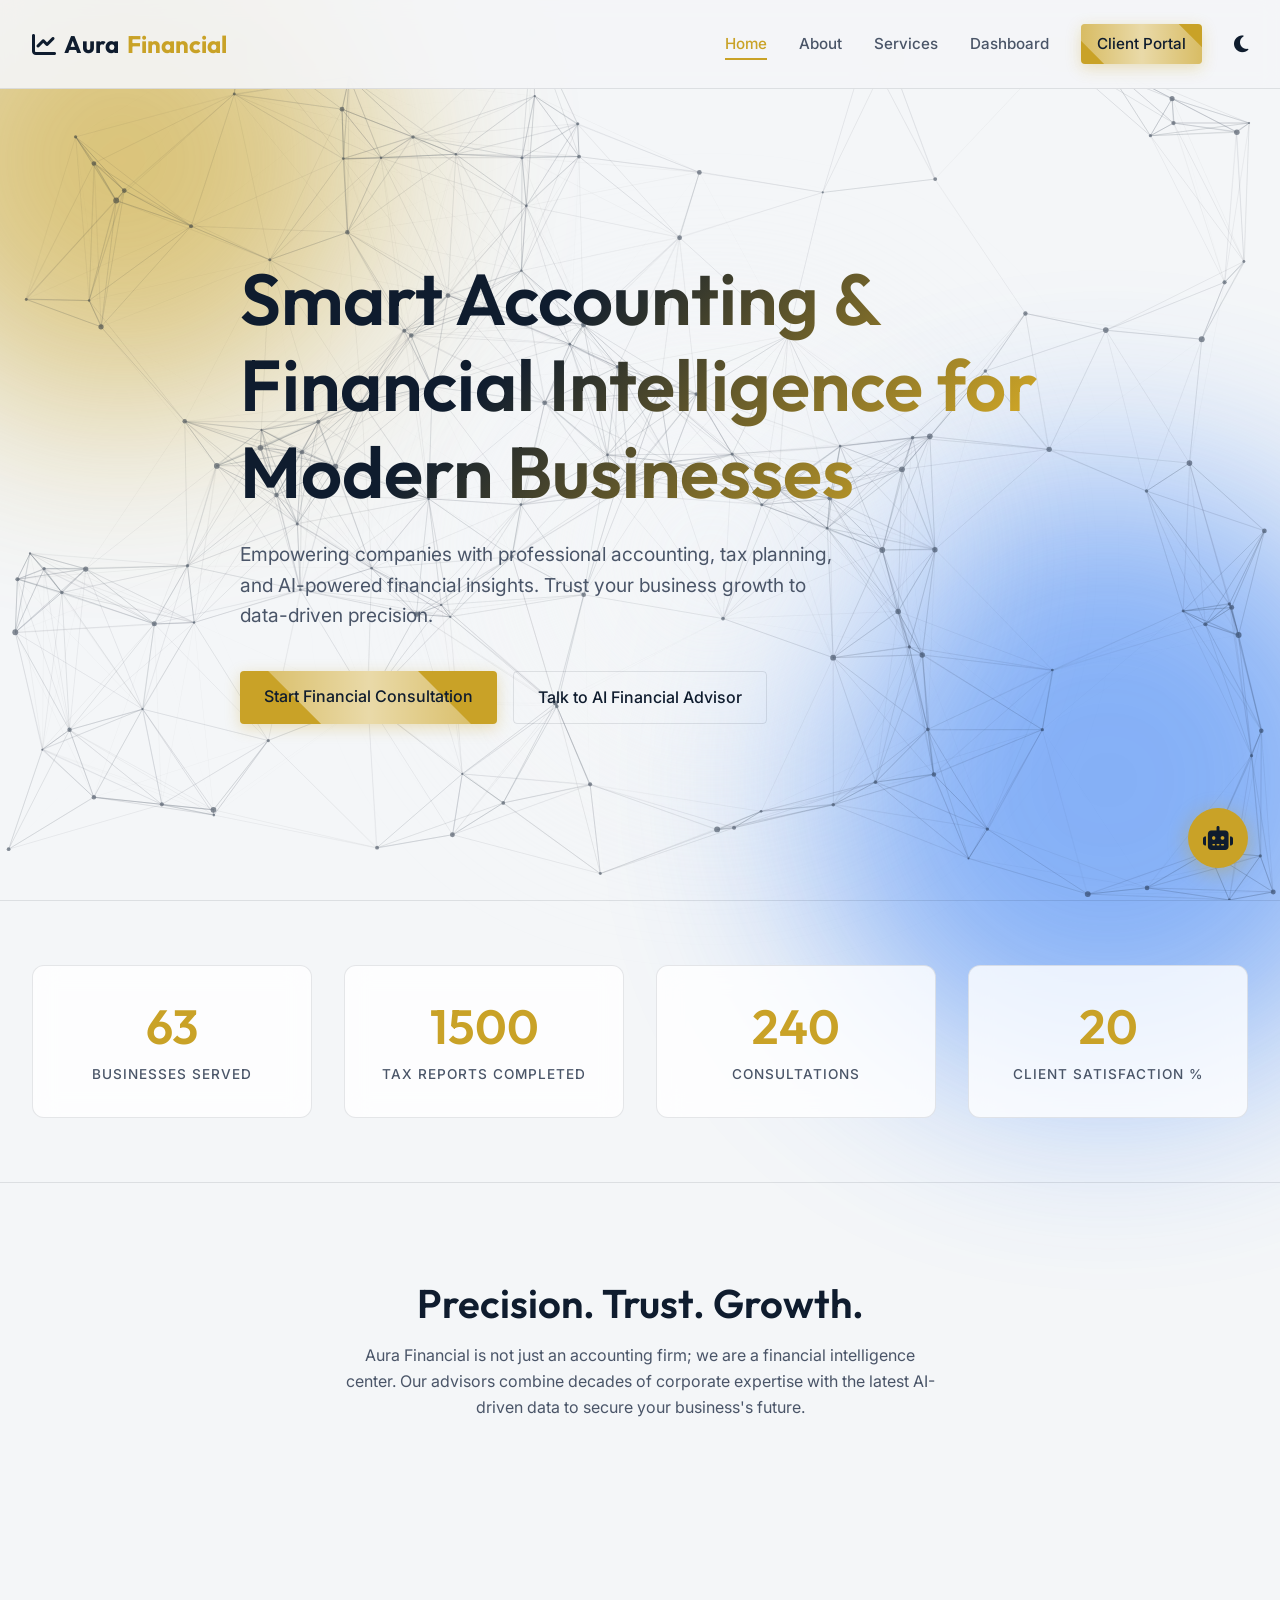
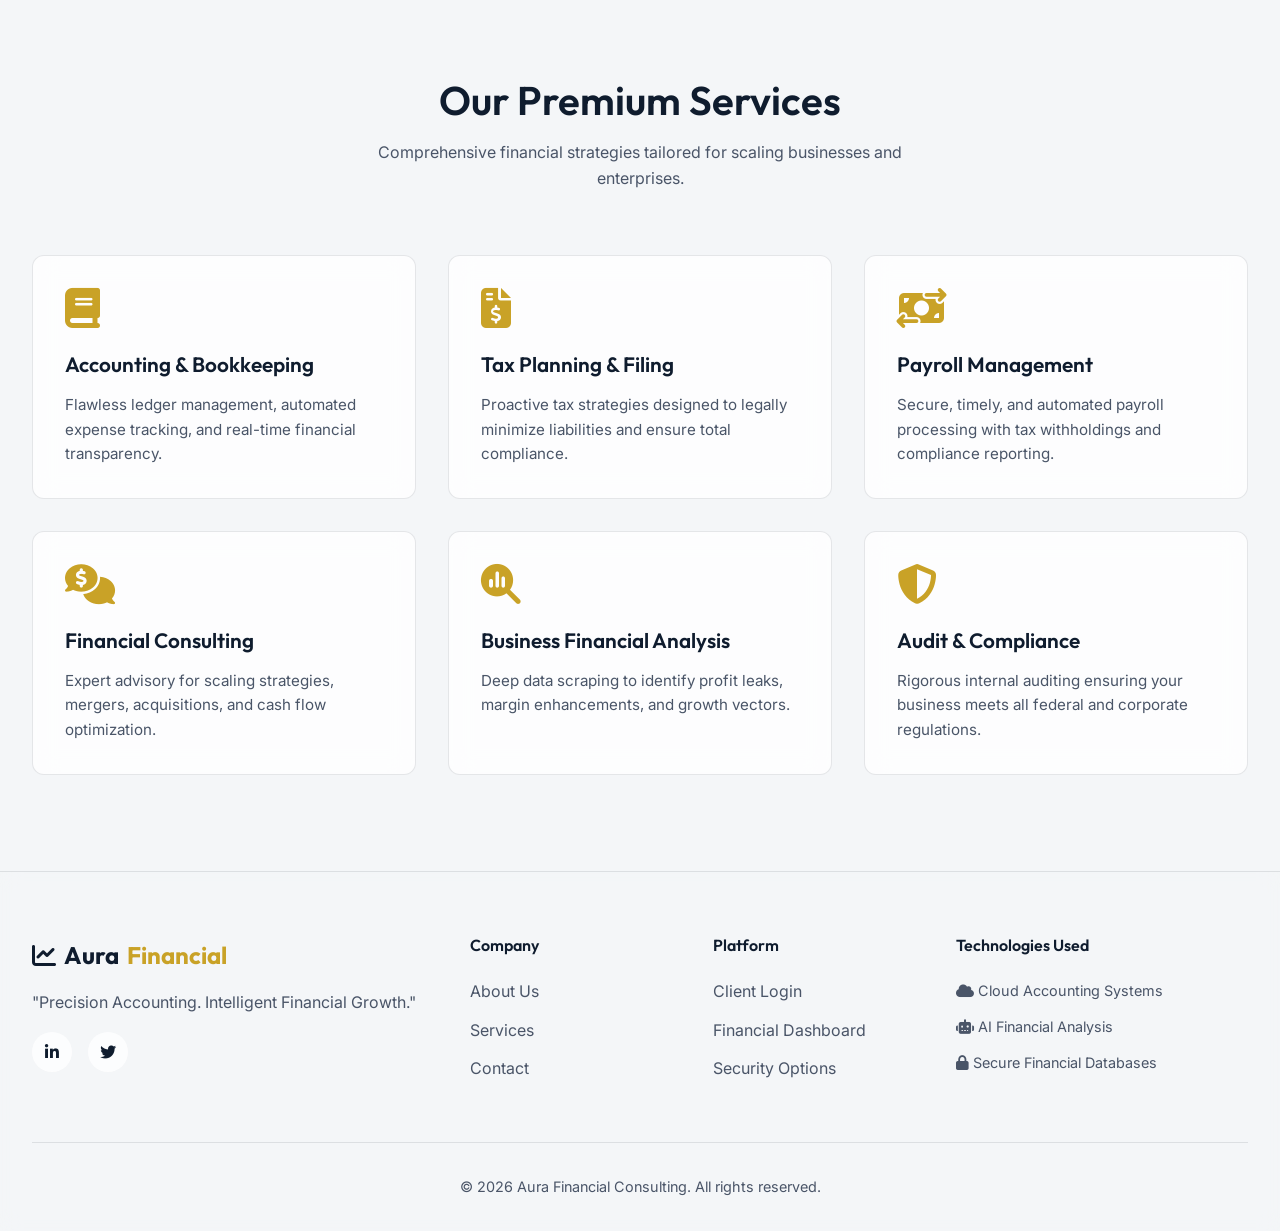
<file: index.html>
<!DOCTYPE html>
<html lang="en">
<head>
    <meta charset="UTF-8">
    <meta name="viewport" content="width=device-width, initial-scale=1.0">
    <title>Aura Financial Intelligence | Modern Accounting Platform</title>
    <link rel="stylesheet" href="styles.css">
    <link rel="stylesheet" href="https://cdnjs.cloudflare.com/ajax/libs/font-awesome/6.4.0/css/all.min.css">
</head>
<body>
    <!-- Background Animation -->
    <div class="glow-orb orb-1"></div>
    <div class="glow-orb orb-2"></div>
    <div class="glow-orb orb-3"></div>
    <canvas id="canvas-bg"></canvas>
    
    <!-- Navbar -->
    <nav class="navbar">
        <div class="container nav-container">
            <div class="logo">
                <i class="fa-solid fa-chart-line"></i> Aura<span>Financial</span>
            </div>
            <div class="nav-links">
                <a href="index.html" class="active">Home</a>
                <a href="#about">About</a>
                <a href="#services">Services</a>
                <a href="dashboard.html">Dashboard</a>
                <a href="login.html" class="btn btn-primary" style="color: #0F1C2E; padding: 0.5rem 1rem;">Client Portal</a>
                <button class="theme-toggle" id="theme-toggle" title="Toggle Light/Dark Mode">
                    <i class="fa-solid fa-moon"></i>
                </button>
            </div>
        </div>
    </nav>

    <section class="hero">
        <div class="container">
            <div class="hero-content">
                <h1>Smart Accounting & Financial Intelligence for Modern Businesses</h1>
                <p>Empowering companies with professional accounting, tax planning, and AI-powered financial insights. Trust your business growth to data-driven precision.</p>
                <div class="hero-btns">
                    <a href="register.html" class="btn btn-primary">Start Financial Consultation</a>
                    <a href="javascript:void(0)" class="btn btn-secondary" id="open-ai-chat">Talk to AI Financial Advisor</a>
                </div>
            </div>
        </div>
    </section>

    <!-- Stats Section -->
    <section class="stats-section section" style="padding: 4rem 0;">
        <div class="container">
            <div class="stats-grid">
                <div class="stat-item glass-panel reveal-bounce d-1">
                    <h3 class="counter" data-target="500">0</h3>
                    <p>Businesses Served</p>
                </div>
                <div class="stat-item glass-panel reveal-bounce d-2">
                    <h3 class="counter" data-target="15000">0</h3>
                    <p>Tax Reports Completed</p>
                </div>
                <div class="stat-item glass-panel reveal-bounce d-3">
                    <h3 class="counter" data-target="2400">0</h3>
                    <p>Consultations</p>
                </div>
                <div class="stat-item glass-panel reveal-bounce d-4">
                    <h3 class="counter" data-target="99">0</h3>
                    <p>Client Satisfaction %</p>
                </div>
            </div>
        </div>
    </section>

    <!-- About Section -->
    <section id="about" class="section">
        <div class="container">
            <div class="section-header reveal-bounce">
                <h2>Precision. Trust. Growth.</h2>
                <p>Aura Financial is not just an accounting firm; we are a financial intelligence center. Our advisors combine decades of corporate expertise with the latest AI-driven data to secure your business's future.</p>
            </div>
        </div>
    </section>

    <!-- Services Section -->
    <section id="services" class="section">
        <div class="container">
            <div class="section-header reveal">
                <h2>Our Premium Services</h2>
                <p>Comprehensive financial strategies tailored for scaling businesses and enterprises.</p>
            </div>
            <div class="services-grid">
                <div class="service-card glass-panel reveal-zoom d-1">
                    <i class="fa-solid fa-book service-icon"></i>
                    <h3>Accounting & Bookkeeping</h3>
                    <p>Flawless ledger management, automated expense tracking, and real-time financial transparency.</p>
                </div>
                <div class="service-card glass-panel reveal-zoom d-2">
                    <i class="fa-solid fa-file-invoice-dollar service-icon"></i>
                    <h3>Tax Planning & Filing</h3>
                    <p>Proactive tax strategies designed to legally minimize liabilities and ensure total compliance.</p>
                </div>
                <div class="service-card glass-panel reveal-zoom d-3">
                    <i class="fa-solid fa-money-bill-transfer service-icon"></i>
                    <h3>Payroll Management</h3>
                    <p>Secure, timely, and automated payroll processing with tax withholdings and compliance reporting.</p>
                </div>
                <div class="service-card glass-panel reveal-zoom d-4">
                    <i class="fa-solid fa-comments-dollar service-icon"></i>
                    <h3>Financial Consulting</h3>
                    <p>Expert advisory for scaling strategies, mergers, acquisitions, and cash flow optimization.</p>
                </div>
                <div class="service-card glass-panel reveal-zoom d-5">
                    <i class="fa-solid fa-magnifying-glass-chart service-icon"></i>
                    <h3>Business Financial Analysis</h3>
                    <p>Deep data scraping to identify profit leaks, margin enhancements, and growth vectors.</p>
                </div>
                <div class="service-card glass-panel reveal-zoom d-6">
                    <i class="fa-solid fa-shield-halved service-icon"></i>
                    <h3>Audit & Compliance</h3>
                    <p>Rigorous internal auditing ensuring your business meets all federal and corporate regulations.</p>
                </div>
            </div>
        </div>
    </section>

    <!-- Footer -->
    <footer class="footer">
        <div class="container">
            <div class="footer-grid">
                <div class="footer-col">
                    <div class="logo">
                        <i class="fa-solid fa-chart-line"></i> Aura<span>Financial</span>
                    </div>
                    <p style="margin-top: 1rem;">"Precision Accounting. Intelligent Financial Growth."</p>
                    <div class="social-links">
                        <a href="#"><i class="fa-brands fa-linkedin-in"></i></a>
                        <a href="#"><i class="fa-brands fa-twitter"></i></a>
                    </div>
                </div>
                <div class="footer-col">
                    <h4>Company</h4>
                    <ul class="footer-links">
                        <li><a href="#about">About Us</a></li>
                        <li><a href="#services">Services</a></li>
                        <li><a href="#">Contact</a></li>
                    </ul>
                </div>
                <div class="footer-col">
                    <h4>Platform</h4>
                    <ul class="footer-links">
                        <li><a href="login.html">Client Login</a></li>
                        <li><a href="dashboard.html">Financial Dashboard</a></li>
                        <li><a href="#">Security Options</a></li>
                    </ul>
                </div>
                <div class="footer-col">
                    <h4>Technologies Used</h4>
                    <ul class="footer-links" style="color: var(--text-muted); font-size: 0.9rem;">
                        <li><i class="fa-solid fa-cloud"></i> Cloud Accounting Systems</li>
                        <li><i class="fa-solid fa-robot"></i> AI Financial Analysis</li>
                        <li><i class="fa-solid fa-lock"></i> Secure Financial Databases</li>
                    </ul>
                </div>
            </div>
            <div class="footer-bottom">
                &copy; 2026 Aura Financial Consulting. All rights reserved.
            </div>
        </div>
    </footer>

    <!-- AI Chatbot -->
    <div class="ai-chatbot">
        <div class="chatbot-btn" id="chatbot-toggle">
            <i class="fa-solid fa-robot"></i>
        </div>
        <div class="chatbot-window" id="chatbot-window">
            <div class="chatbot-header">
                <h4><i class="fa-solid fa-robot" style="color: var(--accent);"></i> Aura AI Advisor</h4>
                <button class="close-chat" id="close-chat"><i class="fa-solid fa-times"></i></button>
            </div>
            <div class="chatbot-messages" id="chatbot-messages">
                <div class="msg msg-ai">Hello. I am the Aura AI Financial Advisor. How can I assist you with your business finances today?</div>
            </div>
            <div class="chatbot-input">
                <input type="text" id="chat-input" placeholder="Ask about taxes, cash flow...">
                <button id="send-chat"><i class="fa-solid fa-paper-plane"></i></button>
            </div>
        </div>
    </div>

    <script src="script.js"></script>
</body>
</html>
</file>
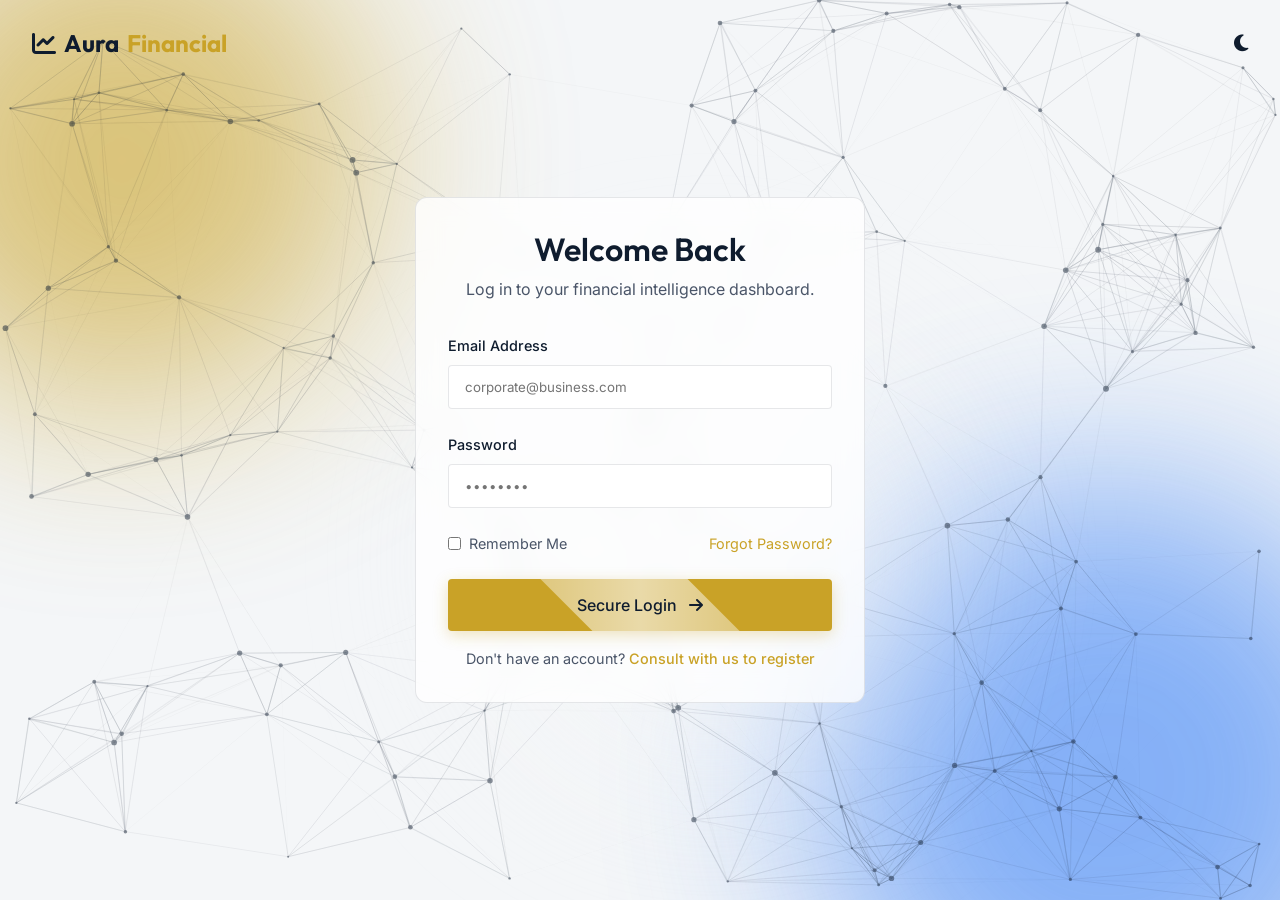
<file: login.html>
<!DOCTYPE html>
<html lang="en">
<head>
    <meta charset="UTF-8">
    <meta name="viewport" content="width=device-width, initial-scale=1.0">
    <title>Login | Aura Financial</title>
    <link rel="stylesheet" href="styles.css">
    <link rel="stylesheet" href="https://cdnjs.cloudflare.com/ajax/libs/font-awesome/6.4.0/css/all.min.css">
</head>
<body class="light-mode">
    <!-- Background Animation -->
    <div class="glow-orb orb-1"></div>
    <div class="glow-orb orb-2"></div>
    <div class="glow-orb orb-3"></div>
    <canvas id="canvas-bg"></canvas>

    <nav class="navbar" style="background: transparent; border: none; backdrop-filter: none;">
        <div class="container nav-container">
            <a href="index.html" class="logo">
                <i class="fa-solid fa-chart-line"></i> Aura<span>Financial</span>
            </a>
            <button class="theme-toggle" id="theme-toggle" title="Toggle Light/Dark Mode">
                <i class="fa-solid fa-moon"></i>
            </button>
        </div>
    </nav>

    <div class="auth-wrapper">
        <div class="auth-form glass-panel">
            <div class="auth-header">
                <h2>Welcome Back</h2>
                <p>Log in to your financial intelligence dashboard.</p>
            </div>
            
            <form id="login-form">
                <div class="form-group">
                    <label for="email">Email Address</label>
                    <input type="email" id="email" class="form-control" placeholder="corporate@business.com" required>
                </div>
                
                <div class="form-group">
                    <label for="password">Password</label>
                    <input type="password" id="password" class="form-control" placeholder="••••••••" required>
                </div>
                
                <div class="auth-options">
                    <label style="display: flex; align-items: center; gap: 0.5rem; cursor: pointer;">
                        <input type="checkbox" id="remember">
                        Remember Me
                    </label>
                    <a href="#">Forgot Password?</a>
                </div>
                
                <button type="submit" class="btn btn-primary auth-btn">Secure Login <i class="fa-solid fa-arrow-right" style="margin-left: 0.5rem;"></i></button>
            </form>
            
            <div class="auth-footer">
                Don't have an account? <a href="register.html">Consult with us to register</a>
            </div>
        </div>
    </div>

    <script src="script.js"></script>
    <script>
        document.getElementById('login-form').addEventListener('submit', function(e) {
            e.preventDefault();
            // Get email and extract name
            const emailVal = document.getElementById('email').value;
            const namePart = emailVal.split('@')[0];
            const userName = namePart.charAt(0).toUpperCase() + namePart.slice(1);
            localStorage.setItem('aura_user_name', userName);

            // Simulate secure login
            const btn = document.querySelector('.auth-btn');
            btn.innerHTML = '<i class="fa-solid fa-circle-notch fa-spin"></i> Authenticating...';
            setTimeout(() => {
                localStorage.setItem('aura_auth', 'true');
                window.location.href = 'dashboard.html';
            }, 1000);
        });
    </script>
</body>
</html>
</file>
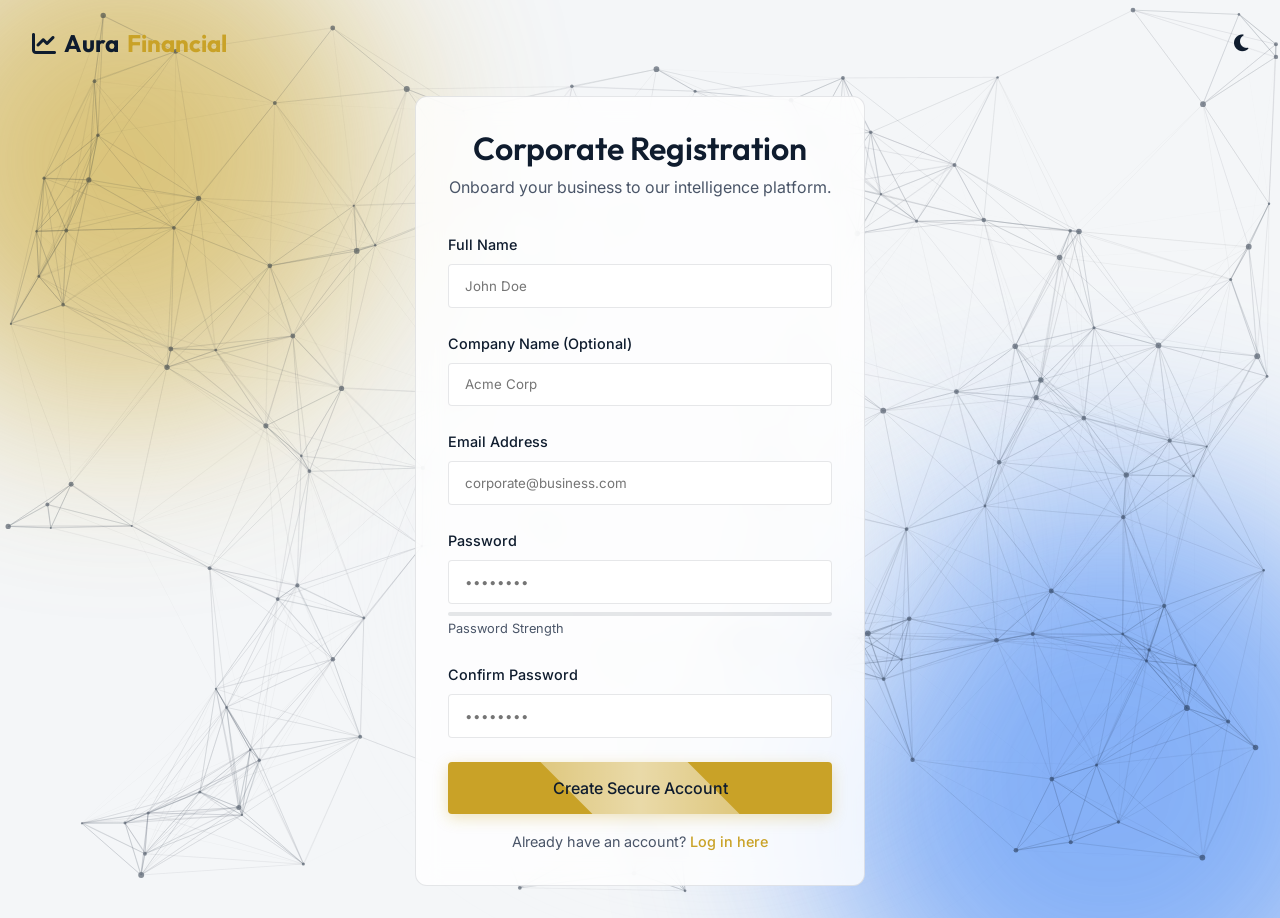
<file: register.html>
<!DOCTYPE html>
<html lang="en">
<head>
    <meta charset="UTF-8">
    <meta name="viewport" content="width=device-width, initial-scale=1.0">
    <title>Register | Aura Financial</title>
    <link rel="stylesheet" href="styles.css">
    <link rel="stylesheet" href="https://cdnjs.cloudflare.com/ajax/libs/font-awesome/6.4.0/css/all.min.css">
</head>
<body class="light-mode">
    <!-- Background Animation -->
    <div class="glow-orb orb-1"></div>
    <div class="glow-orb orb-2"></div>
    <div class="glow-orb orb-3"></div>
    <canvas id="canvas-bg"></canvas>

    <nav class="navbar" style="background: transparent; border: none; backdrop-filter: none;">
        <div class="container nav-container">
            <a href="index.html" class="logo">
                <i class="fa-solid fa-chart-line"></i> Aura<span>Financial</span>
            </a>
            <button class="theme-toggle" id="theme-toggle" title="Toggle Light/Dark Mode">
                <i class="fa-solid fa-moon"></i>
            </button>
        </div>
    </nav>

    <div class="auth-wrapper" style="padding-top: 6rem; padding-bottom: 2rem;">
        <div class="auth-form glass-panel">
            <div class="auth-header">
                <h2>Corporate Registration</h2>
                <p>Onboard your business to our intelligence platform.</p>
            </div>
            
            <form id="register-form">
                <div class="form-group">
                    <label for="name">Full Name</label>
                    <input type="text" id="name" class="form-control" placeholder="John Doe" required>
                </div>
                
                <div class="form-group">
                    <label for="company">Company Name (Optional)</label>
                    <input type="text" id="company" class="form-control" placeholder="Acme Corp">
                </div>

                <div class="form-group">
                    <label for="email">Email Address</label>
                    <input type="email" id="email" class="form-control" placeholder="corporate@business.com" required>
                </div>
                
                <div class="form-group">
                    <label for="password">Password</label>
                    <input type="password" id="password" class="form-control" placeholder="••••••••" required>
                    <div style="height: 4px; width: 100%; background: var(--border); border-radius: 2px; margin-top: 0.5rem; overflow: hidden;">
                        <div id="pwd-strength" style="height: 100%; width: 0%; transition: width 0.3s ease, background 0.3s ease;"></div>
                    </div>
                    <small id="pwd-text" style="color: var(--text-muted); font-size: 0.8rem; margin-top: 0.2rem; display: block;">Password Strength</small>
                </div>
                
                <div class="form-group">
                    <label for="confirm-password">Confirm Password</label>
                    <input type="password" id="confirm-password" class="form-control" placeholder="••••••••" required>
                </div>
                
                <button type="submit" class="btn btn-primary auth-btn">Create Secure Account</button>
            </form>
            
            <div class="auth-footer">
                Already have an account? <a href="login.html">Log in here</a>
            </div>
        </div>
    </div>

    <script src="script.js"></script>
    <script>
        const pwdInput = document.getElementById('password');
        const pwdStrength = document.getElementById('pwd-strength');
        const pwdText = document.getElementById('pwd-text');

        pwdInput.addEventListener('input', function() {
            const val = this.value;
            let strength = 0;
            if(val.length > 5) strength += 33;
            if(val.length > 8 && /[A-Z]/.test(val)) strength += 33;
            if(/[0-9]/.test(val) && /[^A-Za-z0-9]/.test(val)) strength += 34;

            pwdStrength.style.width = strength + '%';
            if(strength <= 33) {
                pwdStrength.style.background = '#ef4444';
                pwdText.textContent = 'Weak';
            } else if(strength <= 66) {
                pwdStrength.style.background = '#eab308';
                pwdText.textContent = 'Moderate';
            } else {
                pwdStrength.style.background = '#22c55e';
                pwdText.textContent = 'Strong';
            }
        });

        document.getElementById('register-form').addEventListener('submit', function(e) {
            e.preventDefault();
            const btn = document.querySelector('.auth-btn');
            btn.innerHTML = '<i class="fa-solid fa-circle-notch fa-spin"></i> Securing Data...';
            setTimeout(() => {
                localStorage.setItem('aura_auth', 'true');
                window.location.href = 'dashboard.html';
            }, 1500);
        });
    </script>
</body>
</html>
</file>
<file: styles.css>
@import url('https://fonts.googleapis.com/css2?family=Inter:wght@300;400;500;600;700;800&family=Outfit:wght@300;400;500;600;700;800&display=swap');

:root {
  /* Colors */
  --primary: #0F1C2E;
  --primary-light: #1A2B45;
  --accent: #C9A227;
  --accent-hover: #b08d22;
  --text-main: #FFFFFF;
  --text-muted: #A0AABF;
  --bg-main: #0F1C2E;
  --bg-card: rgba(26, 43, 69, 0.4);
  --bg-card-hover: rgba(26, 43, 69, 0.7);
  --border: rgba(255, 255, 255, 0.1);
  --shadow-color: rgba(0, 0, 0, 0.2);
  --glass-border: rgba(255,255,255,0.05);

  /* Typography */
  --font-main: 'Inter', sans-serif;
  --font-heading: 'Outfit', sans-serif;

  /* Transitions */
  --transition: all 0.3s cubic-bezier(0.25, 0.8, 0.25, 1);
}

.light-mode {
  --primary: #FFFFFF;
  --primary-light: #F4F6F8;
  --accent: #C9A227;
  --accent-hover: #1A2B45;
  --text-main: #0F1C2E;
  --text-muted: #4A5568;
  --bg-main: #F4F6F8;
  --bg-card: rgba(255, 255, 255, 0.8);
  --bg-card-hover: rgba(255, 255, 255, 1);
  --border: rgba(15, 28, 46, 0.1);
  --shadow-color: rgba(15, 28, 46, 0.05);
  --glass-border: rgba(15,28,46,0.1);
}

* {
  margin: 0;
  padding: 0;
  box-sizing: border-box;
}

body {
  font-family: var(--font-main);
  background-color: var(--bg-main);
  color: var(--text-main);
  line-height: 1.6;
  overflow-x: hidden;
  transition: background-color 0.5s ease, color 0.5s ease;
}

h1, h2, h3, h4, h5, h6 {
  font-family: var(--font-heading);
  font-weight: 600;
  line-height: 1.2;
}

a {
  text-decoration: none;
  color: inherit;
}

/* Utilities */
.container {
  max-width: 1280px;
  margin: 0 auto;
  padding: 0 2rem;
}

.btn {
  display: inline-block;
  padding: 0.8rem 1.5rem;
  border-radius: 4px;
  font-weight: 500;
  text-align: center;
  cursor: pointer;
  transition: all 0.5s cubic-bezier(0.175, 0.885, 0.32, 1.275);
  border: none;
  font-family: var(--font-main);
  position: relative;
  overflow: hidden;
  z-index: 1;
}

.btn-primary {
  background-color: var(--accent);
  color: #0F1C2E;
  box-shadow: 0 4px 15px rgba(201, 162, 39, 0.3);
  animation: extremePulse 2s infinite alternate;
}

@keyframes extremePulse {
  0% { transform: scale(1); box-shadow: 0 4px 15px rgba(201, 162, 39, 0.3); }
  100% { transform: scale(1.05); box-shadow: 0 10px 40px rgba(201, 162, 39, 0.8); }
}

.btn-primary::before {
  content: '';
  position: absolute;
  top: -50%;
  left: -50%;
  width: 200%;
  height: 200%;
  background: linear-gradient(45deg, transparent, rgba(255,255,255,0.6), transparent);
  transform: rotate(45deg);
  animation: swipeLight 2s infinite linear;
  z-index: -1;
}

@keyframes swipeLight {
  0% { left: -100%; }
  100% { left: 100%; }
}

.btn-primary:hover {
  background-color: var(--accent-hover);
  transform: translateY(-5px) scale(1.1) !important;
  box-shadow: 0 15px 40px rgba(201, 162, 39, 0.9);
}

.btn-secondary {
  background-color: transparent;
  color: var(--text-main);
  border: 1px solid var(--border);
  animation: floatBtn 3s infinite ease-in-out;
}

@keyframes floatBtn {
  0%, 100% { transform: translateY(0); }
  50% { transform: translateY(-8px); }
}

.btn-secondary:hover {
  background-color: var(--primary-light);
  border-color: var(--accent);
  transform: scale(1.1) rotate(-2deg) !important;
}

/* Navigation */
.navbar {
  position: fixed;
  top: 0;
  width: 100%;
  padding: 1.5rem 0;
  z-index: 1000;
  background: rgba(15, 28, 46, 0.8);
  backdrop-filter: blur(10px);
  -webkit-backdrop-filter: blur(10px);
  border-bottom: 1px solid var(--border);
  transition: background 0.3s ease;
}

.light-mode .navbar {
  background: rgba(244, 246, 248, 0.9);
}

.nav-container {
  display: flex;
  justify-content: space-between;
  align-items: center;
}

.logo {
  font-family: var(--font-heading);
  font-size: 1.5rem;
  font-weight: 700;
  color: var(--text-main);
  display: flex;
  align-items: center;
  gap: 0.5rem;
}

.logo span {
  color: var(--accent);
}

.nav-links {
  display: flex;
  gap: 2rem;
  align-items: center;
}

.nav-links a {
  font-weight: 500;
  font-size: 0.95rem;
  color: var(--text-muted);
  transition: var(--transition);
  position: relative;
}

.nav-links a:hover, .nav-links a.active {
  color: var(--accent);
}

.nav-links a::after {
  content: '';
  position: absolute;
  bottom: -4px;
  left: 0;
  width: 0;
  height: 2px;
  background-color: var(--accent);
  transition: var(--transition);
}

.nav-links a:hover::after, .nav-links a.active::after {
  width: 100%;
}

.theme-toggle {
  background: none;
  border: none;
  color: var(--text-main);
  cursor: pointer;
  font-size: 1.2rem;
  display: flex;
  align-items: center;
  justify-content: center;
}

/* Hero Section */
.hero {
  min-height: 100vh;
  display: flex;
  align-items: center;
  position: relative;
  overflow: hidden;
  padding-top: 5rem;
}

#canvas-bg {
  position: fixed;
  top: 0;
  left: 0;
  width: 100%;
  height: 100vh;
  z-index: -2;
  opacity: 0.6;
  pointer-events: none;
}

.hero-content {
  position: relative;
  z-index: 2;
  max-width: 800px;
}

/* Hero Glowing Orbs */
.glow-orb {
  position: fixed;
  border-radius: 50%;
  filter: blur(100px);
  z-index: -3;
  animation: orbFloat 15s infinite alternate ease-in-out;
  opacity: 0.6;
  pointer-events: none;
}

.orb-1 {
  width: 500px;
  height: 500px;
  background: var(--accent);
  top: -10%;
  left: -10%;
  animation-delay: 0s;
}

.orb-2 {
  width: 600px;
  height: 600px;
  background: #3b82f6;
  bottom: -20%;
  right: -10%;
  animation-delay: -5s;
}

.orb-3 {
  width: 400px;
  height: 400px;
  background: var(--primary-light);
  top: 40%;
  left: 40%;
  animation-delay: -10s;
}

@keyframes orbFloat {
  0% { transform: translate(0, 0) scale(1) rotate(0deg); opacity: 0.4; }
  33% { transform: translate(100px, 150px) scale(1.2) rotate(45deg); opacity: 0.8; }
  66% { transform: translate(-100px, 50px) scale(0.8) rotate(90deg); opacity: 0.5; }
  100% { transform: translate(50px, -100px) scale(1.5) rotate(180deg); opacity: 0.7; }
}

.hero h1 {
  font-size: 4.5rem;
  margin-bottom: 1.5rem;
  background: linear-gradient(135deg, #FFFFFF 20%, var(--accent) 50%, #FFFFFF 80%);
  background-size: 200% auto;
  -webkit-background-clip: text;
  background-clip: text;
  -webkit-text-fill-color: transparent;
  animation: fadeUp 1s ease forwards, crazyGradient 3s linear infinite;
}

@keyframes crazyGradient {
  0% { background-position: 0% center; }
  100% { background-position: 200% center; }
}

.light-mode .hero h1 {
  background: linear-gradient(135deg, #0F1C2E 20%, var(--accent) 50%, #0F1C2E 80%);
  background-size: 200% auto;
  -webkit-background-clip: text;
  background-clip: text;
  -webkit-text-fill-color: transparent;
}

.hero p {
  font-size: 1.2rem;
  color: var(--text-muted);
  margin-bottom: 2.5rem;
  max-width: 600px;
  animation: fadeUp 1s ease forwards 0.2s;
  opacity: 0;
}

.hero-btns {
  display: flex;
  gap: 1rem;
  animation: fadeUp 1s ease forwards 0.4s;
  opacity: 0;
}

/* Glass Cards (OVER THE TOP) */
.glass-panel {
  background: var(--bg-card);
  backdrop-filter: blur(12px);
  -webkit-backdrop-filter: blur(12px);
  border: 1px solid var(--glass-border);
  border-radius: 12px;
  padding: 2rem;
  transition: transform 0.6s cubic-bezier(0.68, -0.55, 0.265, 1.55), box-shadow 0.6s ease;
  position: relative;
  overflow: hidden;
}

.glass-panel::before {
  content: '';
  position: absolute;
  top: -50%;
  left: -50%;
  width: 200%;
  height: 200%;
  background: radial-gradient(circle, rgba(201, 162, 39, 0.4) 0%, transparent 60%);
  opacity: 0;
  transition: opacity 0.5s ease;
  z-index: 0;
  pointer-events: none;
}

.glass-panel > * {
  position: relative;
  z-index: 2;
}

.glass-panel:hover::before {
  opacity: 1;
  animation: spinGlow 4s linear infinite;
}

@keyframes spinGlow {
  0% { transform: rotate(0deg); }
  100% { transform: rotate(360deg); }
}

.glass-panel:hover {
  background: var(--bg-card-hover);
  border-color: var(--accent);
  transform: translateY(-15px) scale(1.08) rotateX(5deg) rotateY(5deg);
  box-shadow: 0 25px 60px rgba(0,0,0,0.5), 0 0 30px rgba(201, 162, 39, 0.3);
}

/* Sections */
.section {
  padding: 6rem 0;
  position: relative;
}

.section-header {
  text-align: center;
  margin-bottom: 4rem;
}

.section-header h2 {
  font-size: 2.5rem;
  margin-bottom: 1rem;
}

.section-header p {
  color: var(--text-muted);
  max-width: 600px;
  margin: 0 auto;
}

/* Services Grid */
.services-grid {
  display: grid;
  grid-template-columns: repeat(auto-fit, minmax(300px, 1fr));
  gap: 2rem;
}

.service-icon {
  font-size: 2.5rem;
  color: var(--accent);
  margin-bottom: 1.5rem;
  display: inline-block;
  transition: transform 0.5s cubic-bezier(0.68, -0.55, 0.265, 1.55);
}

.service-card:hover .service-icon {
  transform: scale(1.5) rotate(360deg);
  text-shadow: 0 0 20px var(--accent);
}

.service-card:hover h3 {
  color: var(--accent);
  transform: scale(1.05);
  transition: all 0.3s;
}

.service-card h3 {
  font-size: 1.3rem;
  margin-bottom: 1rem;
}

.service-card p {
  color: var(--text-muted);
  font-size: 0.95rem;
}

/* Stats Section */
.stats-section {
  background: transparent;
  border-top: 1px solid var(--border);
  border-bottom: 1px solid var(--border);
}

.stats-grid {
  display: grid;
  grid-template-columns: repeat(auto-fit, minmax(200px, 1fr));
  gap: 2rem;
  text-align: center;
}

.stat-item h3 {
  font-size: 3rem;
  color: var(--accent);
  margin-bottom: 0.5rem;
}

.stat-item p {
  color: var(--text-muted);
  font-weight: 500;
  text-transform: uppercase;
  letter-spacing: 1px;
  font-size: 0.85rem;
}

/* Auth Forms (Login / Register) */
.auth-wrapper {
  min-height: 100vh;
  display: flex;
  align-items: center;
  justify-content: center;
  padding: 2rem;
  background: transparent;
}

.auth-form {
  max-width: 450px;
  width: 100%;
}

.auth-header {
  text-align: center;
  margin-bottom: 2rem;
}

.auth-header h2 {
  font-size: 2rem;
  margin-bottom: 0.5rem;
}

.auth-header p {
  color: var(--text-muted);
}

.form-group {
  margin-bottom: 1.5rem;
}

.form-group label {
  display: block;
  margin-bottom: 0.5rem;
  font-weight: 500;
  font-size: 0.9rem;
}

.form-control {
  width: 100%;
  padding: 0.8rem 1rem;
  background: var(--primary);
  border: 1px solid var(--border);
  border-radius: 4px;
  color: var(--text-main);
  font-family: var(--font-main);
  transition: var(--transition);
}

.form-control:focus {
  outline: none;
  border-color: var(--accent);
  box-shadow: 0 0 0 2px rgba(201, 162, 39, 0.2);
}

.auth-options {
  display: flex;
  justify-content: space-between;
  align-items: center;
  margin-bottom: 1.5rem;
  font-size: 0.9rem;
  color: var(--text-muted);
}

.auth-options a {
  color: var(--accent);
}

.auth-btn {
  width: 100%;
  padding: 1rem;
  font-size: 1rem;
  margin-bottom: 1rem;
}

.auth-footer {
  text-align: center;
  font-size: 0.9rem;
  color: var(--text-muted);
}

.auth-footer a {
  color: var(--accent);
  font-weight: 500;
}

/* Dashboard Layout */
.dashboard-layout {
  display: flex;
  height: 100vh;
  overflow: hidden;
}

.sidebar {
  width: 280px;
  background: var(--primary-light);
  border-right: 1px solid var(--border);
  display: flex;
  flex-direction: column;
  transition: var(--transition);
}

.sidebar-header {
  height: 80px;
  display: flex;
  align-items: center;
  padding: 0 2rem;
  border-bottom: 1px solid var(--border);
}

.sidebar-menu {
  flex: 1;
  padding: 2rem 0;
  overflow-y: auto;
}

.menu-item {
  display: flex;
  align-items: center;
  gap: 1rem;
  padding: 1rem 2rem;
  color: var(--text-muted);
  transition: var(--transition);
  border-left: 3px solid transparent;
}

.menu-item:hover, .menu-item.active {
  color: var(--accent);
  background: rgba(201, 162, 39, 0.05);
  border-left-color: var(--accent);
}

.menu-item i {
  font-size: 1.2rem;
}

.sidebar-footer {
  padding: 2rem;
  border-top: 1px solid var(--border);
}

.main-content {
  flex: 1;
  display: flex;
  flex-direction: column;
  overflow: hidden;
}

.topbar {
  height: 80px;
  background: transparent;
  border-bottom: 1px solid var(--border);
  display: flex;
  align-items: center;
  justify-content: space-between;
  padding: 0 2rem;
}

.dashboard-content {
  flex: 1;
  overflow-y: auto;
  padding: 2rem;
  background: transparent;
}

.dashboard-header {
  margin-bottom: 2rem;
  display: flex;
  justify-content: space-between;
  align-items: center;
}

/* Dashboard Stats Cards */
.dash-stats-grid {
  display: grid;
  grid-template-columns: repeat(auto-fit, minmax(240px, 1fr));
  gap: 1.5rem;
  margin-bottom: 2rem;
}

.dash-stat-card {
  padding: 1.5rem;
  border-radius: 8px;
  background: var(--primary-light);
  border: 1px solid var(--border);
  position: relative;
  overflow: hidden;
}

.stat-title {
  color: var(--text-muted);
  font-size: 0.9rem;
  margin-bottom: 0.5rem;
}

.stat-value {
  font-size: 2rem;
  font-family: var(--font-heading);
  font-weight: 700;
}

.stat-trend {
  display: flex;
  align-items: center;
  gap: 0.5rem;
  font-size: 0.85rem;
  margin-top: 0.5rem;
}

.trend-up { color: #22c55e; }
.trend-down { color: #ef4444; }

.dash-icon {
  position: absolute;
  top: 1.5rem;
  right: 1.5rem;
  color: var(--text-muted);
  opacity: 0.5;
  font-size: 1.5rem;
}

/* Charts Section */
.charts-grid {
  display: grid;
  grid-template-columns: 2fr 1fr;
  gap: 1.5rem;
  margin-bottom: 2rem;
}

.chart-card {
  background: var(--primary-light);
  border: 1px solid var(--border);
  border-radius: 8px;
  padding: 1.5rem;
}

.chart-header {
  display: flex;
  justify-content: space-between;
  align-items: center;
  margin-bottom: 1.5rem;
}

.canvas-container {
  height: 300px;
  width: 100%;
}

/* AI Advisor Grid */
.ai-advisor-grid {
  display: grid;
  grid-template-columns: 1fr 3fr;
  gap: 2rem;
  height: calc(100vh - 220px);
}

/* Animations */
@keyframes fadeUp {
  from {
    opacity: 0;
    transform: translateY(20px);
  }
  to {
    opacity: 1;
    transform: translateY(0);
  }
}

/* Footer */
.footer {
  background: rgba(15, 28, 46, 0.5);
  backdrop-filter: blur(10px);
  -webkit-backdrop-filter: blur(10px);
  border-top: 1px solid var(--border);
  padding: 4rem 0 2rem;
}

.light-mode .footer {
  background: rgba(244, 246, 248, 0.5);
}

.footer-grid {
  display: grid;
  grid-template-columns: 2fr 1fr 1fr 1.5fr;
  gap: 3rem;
  margin-bottom: 3rem;
}

.footer-col h4 {
  margin-bottom: 1.5rem;
  color: var(--text-main);
}

.footer-col p {
  color: var(--text-muted);
  margin-bottom: 1rem;
}

.footer-links {
  list-style: none;
}

.footer-links li {
  margin-bottom: 0.8rem;
}

.footer-links a {
  color: var(--text-muted);
  transition: var(--transition);
}

.footer-links a:hover {
  color: var(--accent);
}

.social-links {
  display: flex;
  gap: 1rem;
  margin-top: 1rem;
}

.social-links a {
  width: 40px;
  height: 40px;
  border-radius: 50%;
  background: var(--bg-card);
  display: flex;
  align-items: center;
  justify-content: center;
  color: var(--text-main);
  transition: var(--transition);
}

.social-links a:hover {
  background: var(--accent);
  color: #0F1C2E;
}

.footer-bottom {
  text-align: center;
  padding-top: 2rem;
  border-top: 1px solid var(--border);
  color: var(--text-muted);
  font-size: 0.9rem;
}

/* AI Chatbot */
.ai-chatbot {
  position: fixed;
  bottom: 2rem;
  right: 2rem;
  z-index: 999;
  animation: float 4s ease-in-out infinite;
}

@keyframes float {
  0% { transform: translateY(0); }
  50% { transform: translateY(-10px); }
  100% { transform: translateY(0); }
}

.chatbot-btn {
  width: 60px;
  height: 60px;
  border-radius: 50%;
  background: var(--accent);
  color: #0F1C2E;
  display: flex;
  align-items: center;
  justify-content: center;
  font-size: 1.5rem;
  box-shadow: 0 4px 20px rgba(201, 162, 39, 0.4);
  cursor: pointer;
  transition: transform 0.4s cubic-bezier(0.175, 0.885, 0.32, 1.275), box-shadow 0.4s ease;
}

.chatbot-btn:hover {
  transform: scale(1.15) rotate(5deg);
  box-shadow: 0 8px 30px rgba(201, 162, 39, 0.6);
}

.chatbot-window {
  position: absolute;
  bottom: 80px;
  right: 0;
  width: calc(100vw - 4rem);
  max-width: 350px;
  max-height: calc(100vh - 200px);
  background: var(--primary-light);
  border: 1px solid var(--border);
  border-radius: 12px;
  box-shadow: 0 10px 40px rgba(0,0,0,0.3);
  display: none;
  flex-direction: column;
  overflow: hidden;
  transform-origin: bottom right;
  transition: transform 0.3s cubic-bezier(0.175, 0.885, 0.32, 1.275), opacity 0.3s;
}

.chatbot-window.active {
  display: flex;
  animation: scaleIn 0.4s cubic-bezier(0.175, 0.885, 0.32, 1.275) forwards;
}

@keyframes scaleIn {
  from {
    opacity: 0;
    transform: scale(0.8) translateY(20px);
  }
  to {
    opacity: 1;
    transform: scale(1) translateY(0);
  }
}

.chatbot-header {
  background: var(--primary);
  padding: 1rem;
  display: flex;
  justify-content: space-between;
  align-items: center;
  border-bottom: 1px solid var(--border);
}

.chatbot-header h4 {
  display: flex;
  align-items: center;
  gap: 0.5rem;
}

.close-chat {
  background: none;
  border: none;
  color: var(--text-muted);
  cursor: pointer;
  transition: transform 0.3s ease;
}

.close-chat:hover {
  transform: rotate(90deg);
  color: var(--text-main);
}

.chatbot-messages {
  height: 300px;
  flex: 1 1 auto;
  padding: 1rem;
  overflow-y: auto;
  display: flex;
  flex-direction: column;
  gap: 1rem;
  scroll-behavior: smooth;
}

.msg {
  max-width: 80%;
  padding: 0.8rem 1rem;
  border-radius: 8px;
  font-size: 0.9rem;
  animation: msgPop 0.3s cubic-bezier(0.175, 0.885, 0.32, 1.275) forwards;
  opacity: 0;
}

@keyframes msgPop {
  from { opacity: 0; transform: translateY(10px) scale(0.95); }
  to { opacity: 1; transform: translateY(0) scale(1); }
}

.msg-ai {
  background: var(--bg-card);
  align-self: flex-start;
  border-bottom-left-radius: 0;
}

.msg-user {
  background: var(--accent);
  color: #0F1C2E;
  align-self: flex-end;
  border-bottom-right-radius: 0;
}

.chatbot-input {
  display: flex;
  padding: 1rem;
  border-top: 1px solid var(--border);
  background: var(--primary);
}

.chatbot-input input {
  flex: 1;
  background: transparent;
  border: none;
  color: var(--text-main);
  outline: none;
}

.chatbot-input button {
  background: none;
  border: none;
  color: var(--accent);
  cursor: pointer;
  font-size: 1.2rem;
  transition: transform 0.2s;
}

.chatbot-input button:hover {
  transform: scale(1.2) translateX(3px);
}

/* Scroll Reveal Animations */
.reveal {
  opacity: 0;
  transform: translateY(40px);
  transition: all 0.8s cubic-bezier(0.25, 1, 0.5, 1);
}

.reveal.active {
  opacity: 1;
  transform: translateY(0);
}

.reveal-left {
  opacity: 0;
  transform: translateX(-50px);
  transition: all 0.8s cubic-bezier(0.25, 1, 0.5, 1);
}

.reveal-left.active {
  opacity: 1;
  transform: translateX(0);
}

.reveal-right {
  opacity: 0;
  transform: translateX(50px);
  transition: all 0.8s cubic-bezier(0.25, 1, 0.5, 1);
}

.reveal-right.active {
  opacity: 1;
  transform: translateX(0);
}

.reveal-zoom {
  opacity: 0;
  transform: scale(0.5) rotate(-15deg);
  transition: all 1s cubic-bezier(0.68, -0.55, 0.265, 1.55);
}

.reveal-zoom.active {
  opacity: 1;
  transform: scale(1) rotate(0deg);
}

/* Bounce Reveal */
.reveal-bounce {
  opacity: 0;
  transform: translateY(100px);
  transition: all 1s cubic-bezier(0.68, -0.55, 0.265, 1.55);
}

.reveal-bounce.active {
  opacity: 1;
  transform: translateY(0);
}

/* Stagger Effects */
.d-1 { transition-delay: 100ms; }
.d-2 { transition-delay: 200ms; }
.d-3 { transition-delay: 300ms; }
.d-4 { transition-delay: 400ms; }
.d-5 { transition-delay: 500ms; }
.d-6 { transition-delay: 600ms; }

/* Responsive */
@media (max-width: 992px) {
  .hero h1 { font-size: 3.5rem; }
  .charts-grid { grid-template-columns: 1fr; }
  .footer-grid { grid-template-columns: 1fr 1fr; }
}

@media (max-width: 768px) {
  .hero h1 { font-size: 2.5rem; }
  .hero-btns { flex-direction: column; width: 100%; }
  .hero-btns .btn { width: 100%; text-align: center; }
  .nav-links { display: none; }
  .footer-grid { grid-template-columns: 1fr; }
  .dashboard-layout { flex-direction: column; }
  .sidebar { width: 100%; height: auto; border-right: none; border-bottom: 1px solid var(--border); }
  .sidebar-header { display: none; }
  .sidebar-menu { display: flex; flex-direction: row; overflow-x: auto; padding: 1rem; }
  .menu-item { padding: 0.5rem 1rem; white-space: nowrap; }
  .ai-advisor-grid { grid-template-columns: 1fr; height: auto; }
  .ai-advisor-grid > .glass-panel { max-height: 400px; }
  .dashboard-header { flex-direction: column; align-items: flex-start; gap: 1rem; }
  .topbar { height: auto; padding: 1rem; flex-wrap: wrap; gap: 1rem; }
}
</file>
